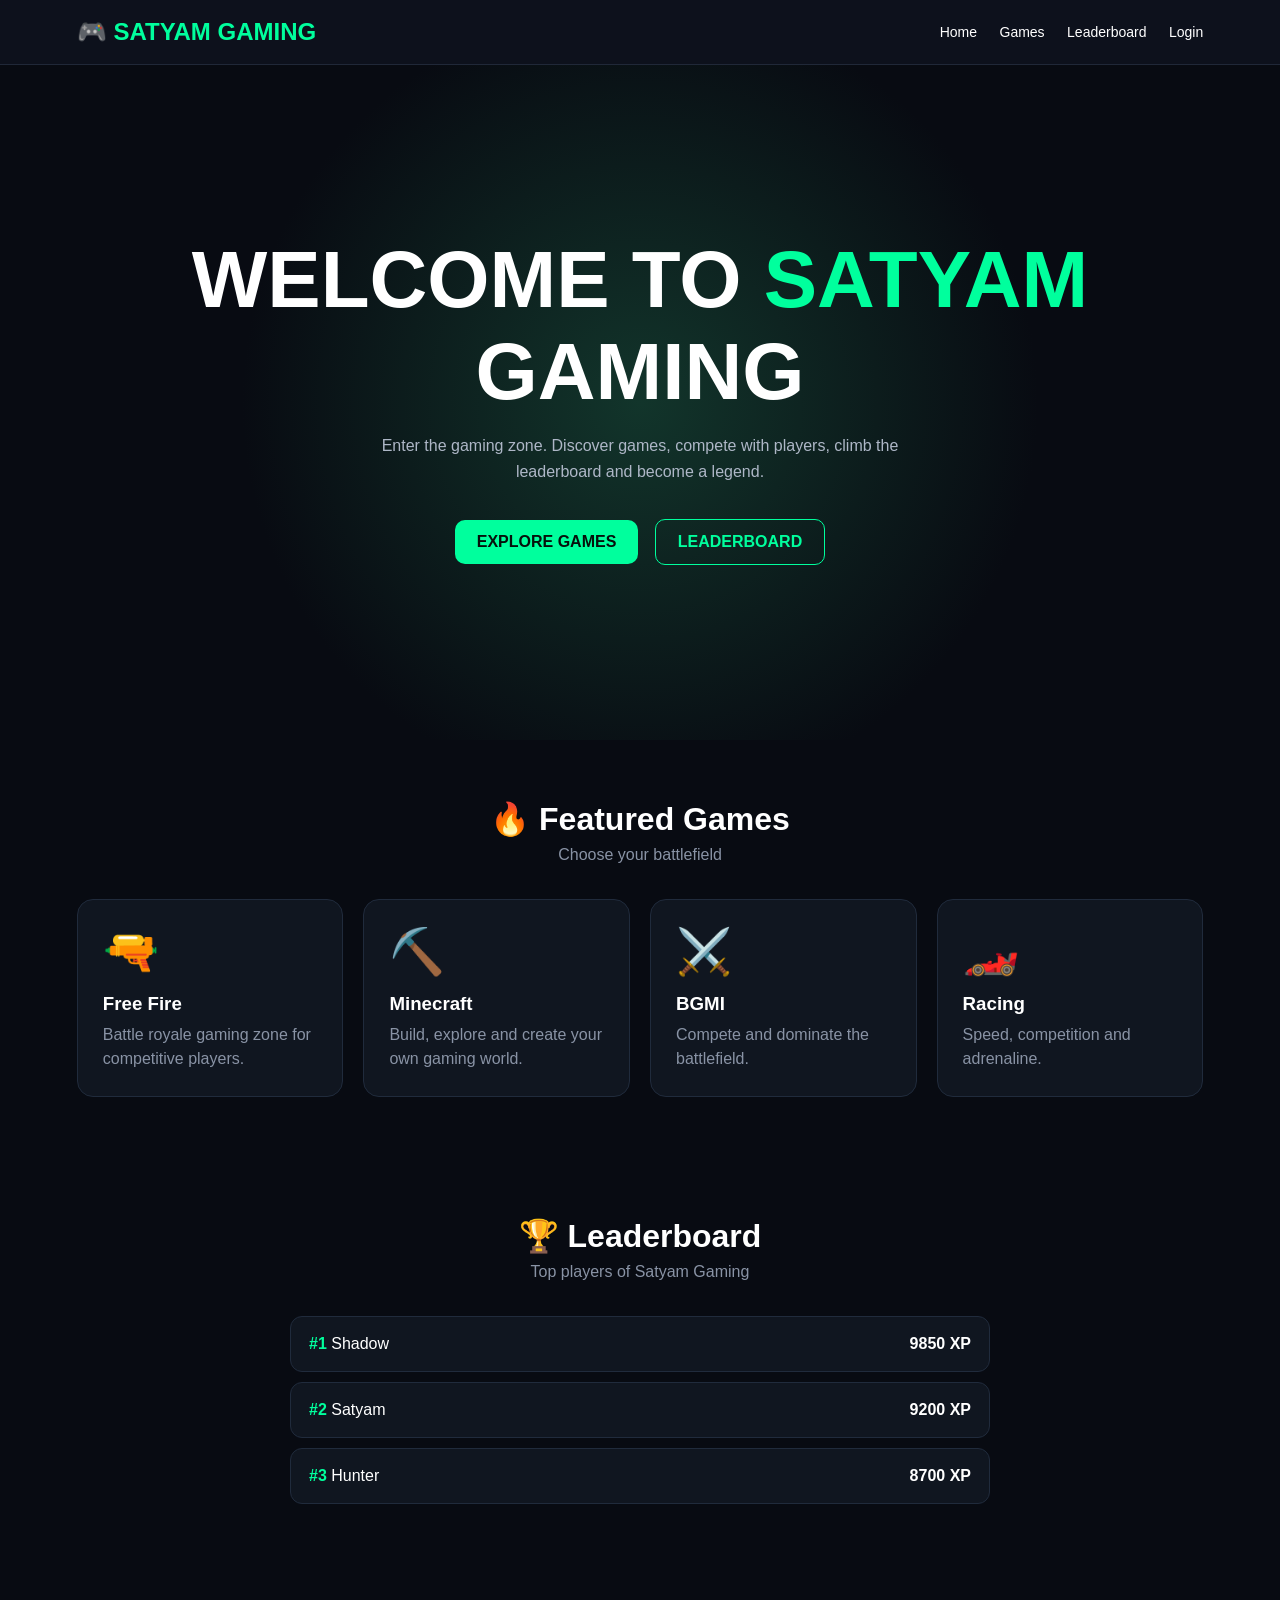
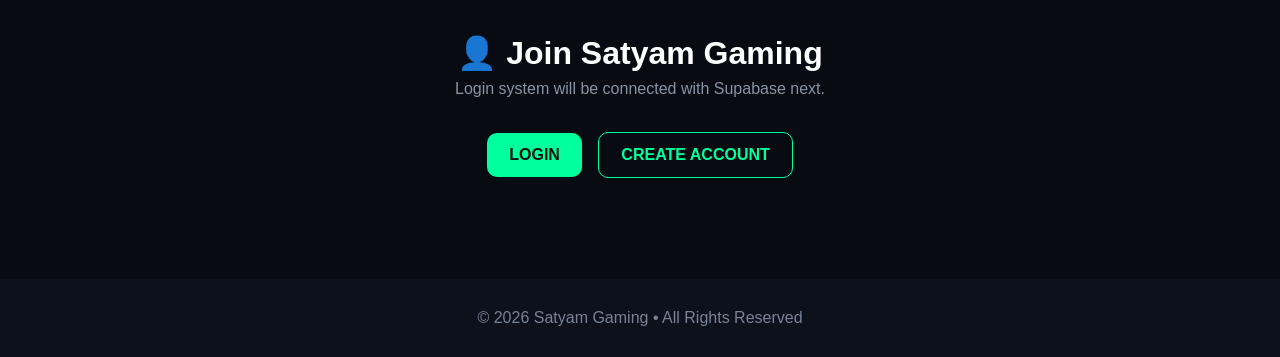
<file: index.html>
<!DOCTYPE html>
<html lang="en">
 <head>
  <meta name="google-site-verification" content="CIjZSUn9GOlEOktFcTRfr1HmBNnWo0s3elVWHsOUaPs"> 

  <title>Satyam Gaming</title>

  <style>
    * {
      margin: 0;
      padding: 0;
      box-sizing: border-box;
      font-family: Arial, sans-serif;
    }

    body {
      background: #080b12;
      color: white;
    }

    header {
      display: flex;
      justify-content: space-between;
      align-items: center;
      padding: 18px 6%;
      background: #0d111c;
      border-bottom: 1px solid #202838;
      position: sticky;
      top: 0;
      z-index: 10;
    }

    .logo {
      font-size: 24px;
      font-weight: bold;
      color: #00ff9d;
    }

    nav a {
      color: white;
      text-decoration: none;
      margin-left: 18px;
      font-size: 14px;
    }

    .hero {
      min-height: 75vh;
      display: flex;
      align-items: center;
      justify-content: center;
      text-align: center;
      padding: 40px 20px;
      background:
        radial-gradient(circle at center, #12352b 0%, #080b12 55%);
    }

    .hero h1 {
      font-size: clamp(42px, 10vw, 80px);
      margin-bottom: 15px;
    }

    .hero h1 span {
      color: #00ff9d;
    }

    .hero p {
      color: #aeb7c7;
      max-width: 600px;
      margin: auto;
      line-height: 1.6;
    }

    .buttons {
      margin-top: 28px;
    }

    .btn {
      display: inline-block;
      padding: 13px 22px;
      margin: 6px;
      border-radius: 10px;
      text-decoration: none;
      font-weight: bold;
    }

    .primary {
      background: #00ff9d;
      color: #06110c;
    }

    .secondary {
      border: 1px solid #00ff9d;
      color: #00ff9d;
    }

    section {
      padding: 60px 6%;
    }

    .title {
      text-align: center;
      margin-bottom: 35px;
    }

    .title h2 {
      font-size: 32px;
    }

    .title p {
      color: #8993a5;
      margin-top: 8px;
    }

    .games {
      display: grid;
      grid-template-columns: repeat(auto-fit, minmax(220px, 1fr));
      gap: 20px;
    }

    .card {
      background: #101620;
      border: 1px solid #202b3c;
      border-radius: 16px;
      padding: 25px;
      transition: 0.3s;
    }

    .card:hover {
      transform: translateY(-6px);
      border-color: #00ff9d;
    }

    .game-icon {
      font-size: 45px;
      margin-bottom: 15px;
    }

    .card h3 {
      margin-bottom: 8px;
    }

    .card p {
      color: #8993a5;
      line-height: 1.5;
    }

    .leaderboard {
      max-width: 700px;
      margin: auto;
    }

    .player {
      display: flex;
      justify-content: space-between;
      padding: 18px;
      margin: 10px 0;
      background: #101620;
      border-radius: 12px;
      border: 1px solid #202b3c;
    }

    .rank {
      color: #00ff9d;
      font-weight: bold;
    }

    footer {
      text-align: center;
      padding: 30px;
      background: #0d111c;
      color: #788396;
    }

    @media (max-width: 600px) {
      nav {
        display: none;
      }

      .hero {
        min-height: 65vh;
      }
    }
  </style>
</head>

<body>

  <header>
    <div class="logo">🎮 SATYAM GAMING</div>

    <nav>
      <a href="#home">Home</a>
      <a href="#games">Games</a>
      <a href="#leaderboard">Leaderboard</a>
      <a href="#login">Login</a>
    </nav>
  </header>

  <main>

    <section class="hero" id="home">
      <div>
        <h1>WELCOME TO <span>SATYAM</span> GAMING</h1>

        <p>
          Enter the gaming zone. Discover games, compete with players,
          climb the leaderboard and become a legend.
        </p>

        <div class="buttons">
          <a class="btn primary" href="#games">EXPLORE GAMES</a>
          <a class="btn secondary" href="#leaderboard">LEADERBOARD</a>
        </div>
      </div>
    </section>

    <section id="games">

      <div class="title">
        <h2>🔥 Featured Games</h2>
        <p>Choose your battlefield</p>
      </div>

      <div class="games">

        <div class="card">
          <div class="game-icon">🔫</div>
          <h3>Free Fire</h3>
          <p>Battle royale gaming zone for competitive players.</p>
        </div>

        <div class="card">
          <div class="game-icon">⛏️</div>
          <h3>Minecraft</h3>
          <p>Build, explore and create your own gaming world.</p>
        </div>

        <div class="card">
          <div class="game-icon">⚔️</div>
          <h3>BGMI</h3>
          <p>Compete and dominate the battlefield.</p>
        </div>

        <div class="card">
          <div class="game-icon">🏎️</div>
          <h3>Racing</h3>
          <p>Speed, competition and adrenaline.</p>
        </div>

      </div>
    </section>

    <section id="leaderboard">

      <div class="title">
        <h2>🏆 Leaderboard</h2>
        <p>Top players of Satyam Gaming</p>
      </div>

      <div class="leaderboard">

        <div class="player">
          <span><span class="rank">#1</span> Shadow</span>
          <strong>9850 XP</strong>
        </div>

        <div class="player">
          <span><span class="rank">#2</span> Satyam</span>
          <strong>9200 XP</strong>
        </div>

        <div class="player">
          <span><span class="rank">#3</span> Hunter</span>
          <strong>8700 XP</strong>
        </div>

      </div>
    </section>

    <section id="login">

      <div class="title">
        <h2>👤 Join Satyam Gaming</h2>
        <p>Login system will be connected with Supabase next.</p>

        <div class="buttons">
          <a class="btn primary" href="login.html">LOGIN</a>
          <a class="btn secondary" href="signup.html">CREATE ACCOUNT</a>
        </div>
      </div>

    </section>

  </main>

  <footer>
    © 2026 Satyam Gaming • All Rights Reserved
  </footer>

</body>
</html>
</file>
